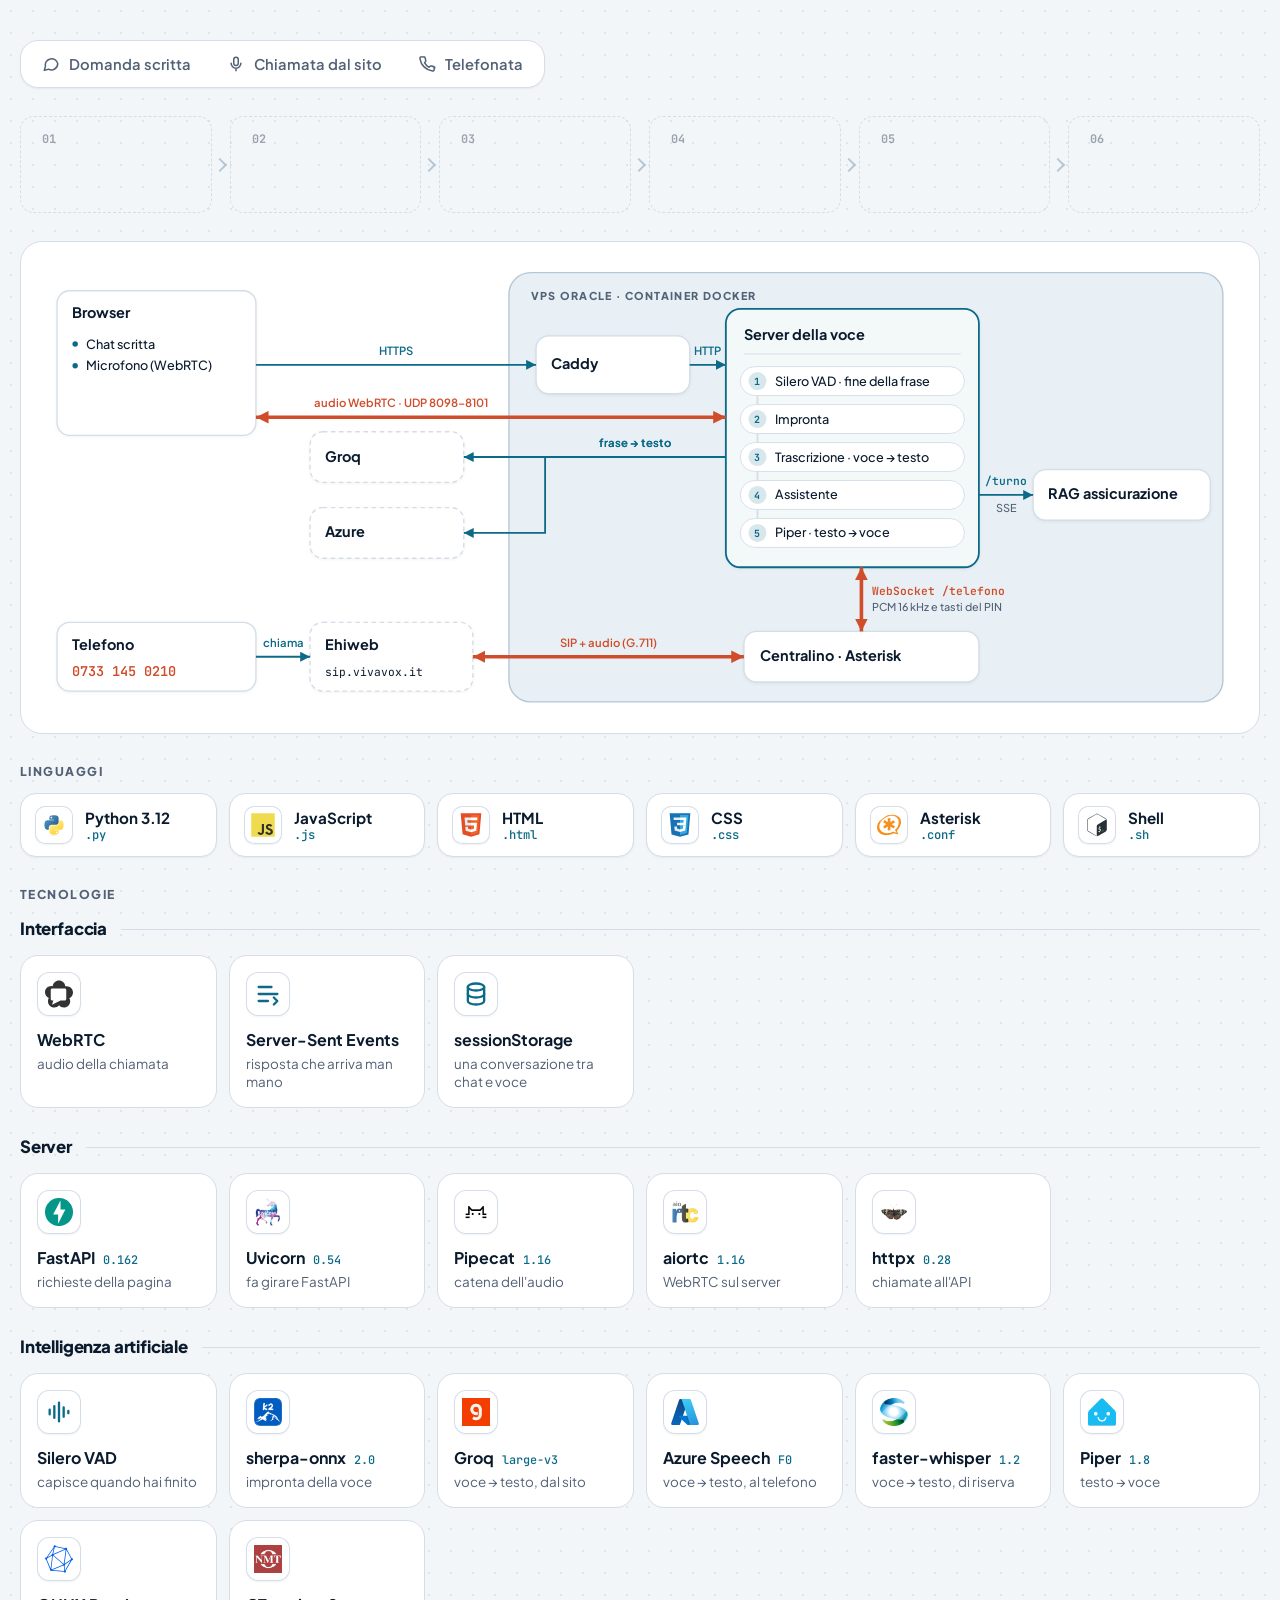
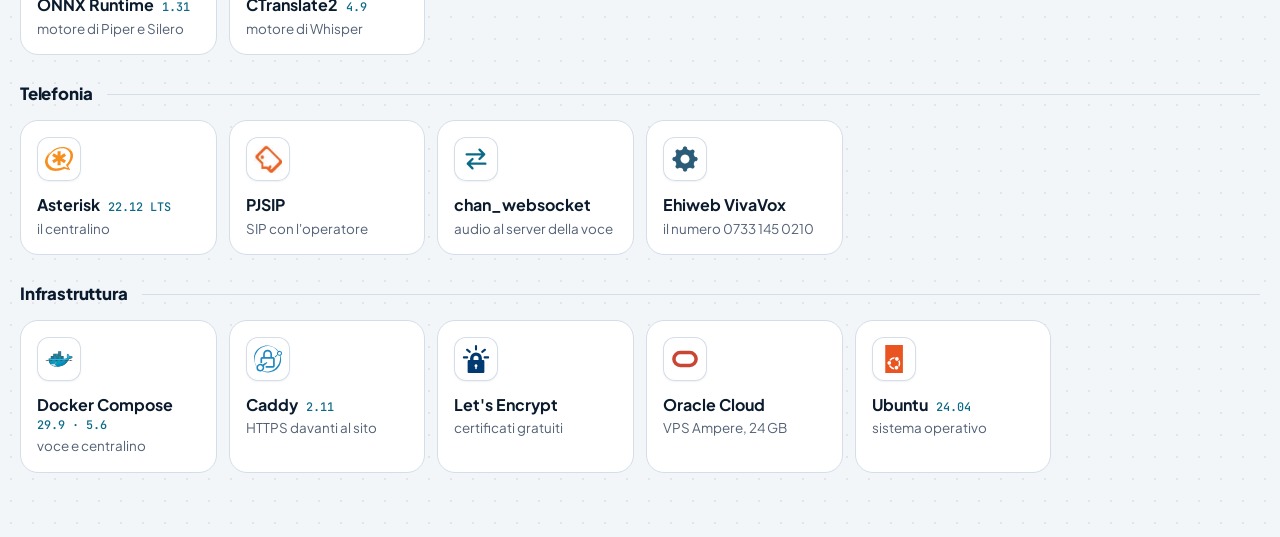
<file: assistente/documentazione/index.html>
<!doctype html>
<html lang="it">
<head>
<meta charset="utf-8">
<meta name="viewport" content="width=device-width, initial-scale=1, viewport-fit=cover">
<title>Mappa del canale voce</title>
<link rel="preconnect" href="https://fonts.googleapis.com">
<link rel="preconnect" href="https://fonts.gstatic.com" crossorigin>
<link rel="stylesheet" href="https://fonts.googleapis.com/css2?family=JetBrains+Mono:wght@400;600&family=Plus+Jakarta+Sans:wght@400;600;700;800&display=swap">
<style>
  /* Layout: una colonna larga — i filtri dei percorsi, i passi del percorso scelto, la mappa, poi linguaggi e tecnologie */
  :root {
    --bg: #f3f6f9;
    --surface: #ffffff;
    --fg: #0b1b2e;
    --muted: #536176;
    --line: #d4dde8;
    --dati: #0c6a88;
    --audio: #cf4d2a;
    --vps: #e8f0f5;
    --vps-line: #b4c7d6;
    --chip: #e2eaf1;
    --tessera: #ffffff;
    --ombra: rgba(11, 27, 46, .35);
    --ombra-lieve: rgba(11, 27, 46, .06);
    --punti: rgba(11, 27, 46, .08);
    --acceso: #0b1b2e;
    --su-acceso: #ffffff;
    --f-testo: "Plus Jakarta Sans", system-ui, -apple-system, "Segoe UI", sans-serif;
    --f-mono: "JetBrains Mono", ui-monospace, "SFMono-Regular", Menlo, monospace;
  }
  @media (prefers-color-scheme: dark) {
    :root:not([data-theme="light"]) {
      --bg: #07111d; --surface: #0e1b2c; --fg: #e4ecf5; --muted: #9db0c6; --line: #263a52;
      --dati: #4cc0dc; --audio: #ff8a65; --vps: #0b1828; --vps-line: #2b4560; --chip: #16273b;
      --tessera: #eef3f7; --ombra: rgba(0, 0, 0, .7); --ombra-lieve: rgba(0, 0, 0, .3);
      --punti: rgba(228, 236, 245, .06); --acceso: #e4ecf5; --su-acceso: #07111d;
      color-scheme: dark;
    }
  }
  :root[data-theme="dark"] {
    --bg: #07111d; --surface: #0e1b2c; --fg: #e4ecf5; --muted: #9db0c6; --line: #263a52;
    --dati: #4cc0dc; --audio: #ff8a65; --vps: #0b1828; --vps-line: #2b4560; --chip: #16273b;
    --tessera: #eef3f7; --ombra: rgba(0, 0, 0, .7); --ombra-lieve: rgba(0, 0, 0, .3);
    --punti: rgba(228, 236, 245, .06); --acceso: #e4ecf5; --su-acceso: #07111d;
    color-scheme: dark;
  }

  * { box-sizing: border-box; }
  body {
    margin: 0;
    background-color: var(--bg); color: var(--fg);
    /* Una griglia di puntini appena visibile: il foglio su cui è disegnata la mappa */
    background-image: radial-gradient(var(--punti) 1.2px, transparent 1.4px);
    background-size: 22px 22px;
    font: 16px/1.6 var(--f-testo);
    padding-left: max(16px, env(safe-area-inset-left, 0px));
    padding-right: max(16px, env(safe-area-inset-right, 0px));
    padding-block: 40px 64px;
    -webkit-font-smoothing: antialiased;
  }
  .pagina { max-width: 1240px; margin: 0 auto; display: grid; gap: 28px; }
  h2 { margin: 0; line-height: 1.15; letter-spacing: -.02em; text-wrap: balance; }
  p { margin: 0; }

  .comandi { display: flex; flex-wrap: wrap; align-items: center; justify-content: space-between; gap: 14px 24px; }
  .percorsi {
    display: inline-flex; flex-wrap: wrap; gap: 4px; padding: 5px;
    background: var(--surface); border: 1px solid var(--line); border-radius: 18px; box-shadow: 0 1px 2px var(--ombra-lieve);
  }
  .percorsi button {
    display: inline-flex; align-items: center; gap: 9px;
    font: 600 .92rem var(--f-testo); color: var(--muted); cursor: pointer;
    padding: 9px 16px; border-radius: 13px; border: 0; background: transparent;
    transition: background .2s, color .2s, box-shadow .2s;
  }
  .percorsi svg { width: 18px; height: 18px; fill: none; stroke: currentColor; stroke-width: 2; stroke-linecap: round; stroke-linejoin: round; }
  .percorsi button:hover { color: var(--fg); background: var(--chip); }
  .percorsi button[aria-pressed="true"] { color: var(--su-acceso); background: var(--acceso); box-shadow: 0 8px 18px -10px var(--ombra); }
  .percorsi button:focus-visible { outline: 3px solid var(--dati); outline-offset: 2px; }
  /* Sul telefono tre colonne uguali, l'icona sopra il nome */
  @media (max-width: 640px) {
    .percorsi { display: grid; grid-template-columns: repeat(3, minmax(0, 1fr)); width: 100%; }
    .percorsi button { flex-direction: column; gap: 4px; padding: 9px 6px; font-size: .78rem; line-height: 1.25; text-align: center; }
  }


  .mappa { margin: 0; background: var(--surface); border: 1px solid var(--line); border-radius: 22px; padding: 18px; display: grid; gap: 12px; }
  .scorri { overflow-x: auto; }
  .mappa svg { display: block; width: 100%; min-width: 860px; height: auto; }

  /* La mappa: colori dai token, così vale in tutti e due i temi */
  .vps { fill: var(--vps); stroke: var(--vps-line); stroke-width: 1.5; }
  .vps-et { fill: var(--muted); font: 800 12px var(--f-testo); letter-spacing: .12em; }
  .n-box { fill: var(--surface); stroke: var(--line); stroke-width: 1.5; filter: drop-shadow(0 1px 1.5px var(--ombra-lieve)); }
  /* I servizi esterni (operatore e trascrizione nel cloud) hanno il bordo tratteggiato */
  .n-esterno { stroke-dasharray: 5 4; }
  .n-forte { stroke: var(--dati); stroke-width: 2; fill: color-mix(in srgb, var(--dati) 5%, var(--surface)); }
  .n-titolo-forte { font-size: 17px; }
  .n-divisore { stroke: var(--line); stroke-width: 1; }
  .passo-n { fill: color-mix(in srgb, var(--dati) 16%, var(--surface)); }
  .passo-c { fill: var(--dati); font: 700 11px var(--f-mono); }
  .n-titolo { fill: var(--fg); font: 700 16px var(--f-testo); }
  .n-sub { fill: var(--muted); font: 500 13px var(--f-testo); }
  .n-voce { fill: var(--fg); font: 500 14px var(--f-testo); }
  .n-punto { fill: var(--dati); }
  .n-mono { fill: var(--fg); font: 400 12.5px var(--f-mono); }
  .n-mono-tenue { fill: var(--muted); font: 400 12px var(--f-mono); }
  .n-numero { fill: var(--audio); font: 600 15px var(--f-mono); }
  .n-sezione { fill: var(--dati); font: 800 11px var(--f-testo); letter-spacing: .12em; }
  .pillola { fill: var(--surface); stroke: var(--line); stroke-width: 1; }
  .binario { stroke: var(--line); stroke-width: 2; }
  .e-dati { stroke: var(--dati); stroke-width: 2; fill: none; }
  .e-audio { stroke: var(--audio); stroke-width: 4; fill: none; }
  .p-dati { fill: var(--dati); }
  .p-audio { fill: var(--audio); }
  .et-dati { fill: var(--dati); font: 600 12.5px var(--f-testo); }
  .et-dati-mono { fill: var(--dati); font: 600 12.5px var(--f-mono); }
  .et-audio { fill: var(--audio); font: 600 12.5px var(--f-testo); }
  .et-audio-mono { fill: var(--audio); font: 600 12.5px var(--f-mono); }
  .et-sub { fill: var(--muted); font: 500 12px var(--f-testo); }

  [data-percorsi] { transition: opacity .25s; }
  .spento { opacity: .13; }

  /* I passi di un percorso: una fila di schede, il colore in cima dice se passano dati o audio, come i fili della mappa */
  /* Lo spazio dei passi è sempre alto quanto il percorso più lungo (lo misura lo script): cambiando
     percorso la mappa sotto non si sposta */
  .passi-scheda { position: relative; display: flex; flex-direction: column; }
  .passi-scheda > :not(.misura) { flex: 1; }
  .passi-scheda [hidden] { display: none; }
  .misura { position: absolute; inset: 0 0 auto 0; visibility: hidden; pointer-events: none; }
  .solo-lettori { position: absolute; width: 1px; height: 1px; overflow: hidden; clip-path: inset(50%); white-space: nowrap; }
  .passi { counter-reset: passo; display: grid; grid-auto-flow: column; grid-auto-columns: minmax(0, 1fr); gap: 18px; margin: 0; padding: 0; list-style: none; }
  .passo {
    --tinta: var(--dati);
    counter-increment: passo; position: relative; display: grid; gap: 3px; align-content: start;
    padding: 12px 14px 14px; background: var(--surface); border: 1px solid var(--line); border-top: 3px solid var(--tinta); border-radius: 14px;
    box-shadow: 0 1px 2px var(--ombra-lieve);
  }
  .passo[data-tipo="audio"] { --tinta: var(--audio); }
  .passo::before {
    content: counter(passo, decimal-leading-zero); justify-self: start; margin-bottom: 6px;
    padding: 2px 7px; border-radius: 7px; color: var(--tinta); font: 700 .74rem var(--f-mono);
    background: color-mix(in srgb, var(--tinta) 13%, transparent);
  }
  .passo.vuoto { background: transparent; border: 1.5px dashed var(--line); box-shadow: none; }
  .passo.vuoto::before { color: var(--muted); background: none; opacity: .55; }
  .passo:not(:last-child)::after {
    content: ""; position: absolute; top: 50%; right: -14px; width: 8px; height: 8px;
    border-top: 2px solid var(--vps-line); border-right: 2px solid var(--vps-line); transform: translateY(-50%) rotate(45deg);
  }
  .chi { color: var(--muted); font: 800 .68rem var(--f-testo); letter-spacing: .12em; text-transform: uppercase; }
  .fa { font-weight: 800; font-size: 1.02rem; line-height: 1.25; text-wrap: balance; }
  /* Sul telefono una colonna di righe compatte: il numero a sinistra, il resto accanto */
  @media (max-width: 900px) {
    .passi { grid-auto-flow: row; gap: 12px; }
    .passo { grid-template-columns: 24px minmax(0, 1fr); column-gap: 10px; padding: 10px 12px; }
    .passo::before { grid-row: 1 / span 2; margin: 2px 0 0; }
    .passo > span { grid-column: 2; }
    .passo:not(:last-child)::after { top: auto; right: auto; left: 17px; bottom: -10px; transform: rotate(135deg); }
    .passo.vuoto { display: none; }
    .passo:has(+ .vuoto)::after { display: none; }
  }
  code { font: .88em var(--f-mono); background: var(--chip); padding: 1px 6px; border-radius: 6px; overflow-wrap: anywhere; }

  /* Linguaggi e tecnologie: i linguaggi in un pannello a celle, le tecnologie come una pila di strati, dal browser alla VPS */
  .fatto { display: grid; gap: 28px; }
  .gruppo { display: grid; gap: 12px; }
  .gruppo h3 { margin: 0; color: var(--muted); font-size: .76rem; font-weight: 800; letter-spacing: .12em; text-transform: uppercase; }

  /* Il logo sta su una tessera chiara anche nel tema scuro: molti marchi sono scuri e sparirebbero */
  .logo {
    grid-row: span 2; display: grid; place-items: center; width: 44px; height: 44px; border-radius: 12px;
    background: var(--tessera); box-shadow: inset 0 0 0 1px var(--line), 0 1px 2px var(--ombra-lieve);
  }
  .logo img { width: 28px; height: 28px; object-fit: contain; }

  .linguaggi { display: grid; grid-template-columns: repeat(6, minmax(0, 1fr)); gap: 12px; margin: 0; padding: 0; list-style: none; }
  .linguaggi li {
    display: flex; align-items: center; gap: 12px; min-width: 0; padding: 12px 14px;
    background: var(--surface); border: 1px solid var(--line); border-radius: 16px; box-shadow: 0 1px 2px var(--ombra-lieve);
  }
  .linguaggi li:hover { border-color: var(--vps-line); }
  .linguaggi .logo { flex: none; width: 38px; height: 38px; border-radius: 10px; }
  .linguaggi .logo img { width: 24px; height: 24px; }
  .linguaggi strong { display: grid; min-width: 0; font-size: .95rem; font-weight: 700; line-height: 1.25; }
  .estensione { color: var(--dati); font: 500 .76rem var(--f-mono); }

  .pila { display: grid; gap: 26px; }
  .strato { display: grid; gap: 12px; }
  .strato h4 { margin: 0; display: flex; align-items: center; gap: 14px; font-size: 1.05rem; font-weight: 800; letter-spacing: -.01em; }
  .strato h4::after { content: ""; flex: 1; height: 1px; background: var(--line); }

  /* Sei colonne: gli strati più pieni, Server e Infrastruttura, stanno su una riga sola */
  .tessere { display: grid; grid-template-columns: repeat(6, minmax(0, 1fr)); gap: 12px; margin: 0; padding: 0; list-style: none; }
  .tessera {
    display: grid; gap: 4px; align-content: start; min-width: 0;
    padding: 16px; background: var(--surface); border: 1px solid var(--line); border-radius: 18px;
  }
  .tessera .logo { grid-row: auto; margin-bottom: 10px; }
  .tessera:hover { border-color: var(--vps-line); }
  .nome { font-weight: 700; line-height: 1.3; display: flex; flex-wrap: wrap; align-items: baseline; gap: 2px 8px; }
  .versione { color: var(--dati); font: 500 .74rem var(--f-mono); white-space: nowrap; font-variant-numeric: tabular-nums; }
  .ruolo { color: var(--muted); font-size: .84rem; line-height: 1.35; }

  @media (max-width: 1100px) { .tessere, .linguaggi { grid-template-columns: repeat(3, minmax(0, 1fr)); } }
  @media (max-width: 640px) { .tessere, .linguaggi { grid-template-columns: repeat(2, minmax(0, 1fr)); } }

  @media (prefers-reduced-motion: reduce) { [data-percorsi] { transition: none; } }
</style>
</head>
<body>

<div class="pagina">
  <div class="comandi">
    <div class="percorsi" role="group" aria-label="Percorsi">
      <button type="button" id="p-chat" data-percorso="chat" aria-pressed="false"><svg viewBox="0 0 24 24" aria-hidden="true"><path d="M21 11.5a8.4 8.4 0 0 1-12.3 7.4L3 20.5l1.6-5.2A8.4 8.4 0 1 1 21 11.5Z"/></svg>Domanda scritta</button>
      <button type="button" id="p-voce" data-percorso="voce" aria-pressed="false"><svg viewBox="0 0 24 24" aria-hidden="true"><rect x="9" y="3" width="6" height="11" rx="3"/><path d="M5.5 11a6.5 6.5 0 0 0 13 0M12 17.5V21"/></svg>Chiamata dal sito</button>
      <button type="button" id="p-telefono" data-percorso="telefono" aria-pressed="false"><svg viewBox="0 0 24 24" aria-hidden="true"><path d="M21.5 16.4v3a2 2 0 0 1-2.2 2A19.6 19.6 0 0 1 2.6 4.7 2 2 0 0 1 4.6 2.5h3a2 2 0 0 1 2 1.7c.1 1 .4 1.9.7 2.8a2 2 0 0 1-.5 2.1l-1.2 1.2a16 16 0 0 0 6.1 6.1l1.2-1.2a2 2 0 0 1 2.1-.5c.9.3 1.8.6 2.8.7a2 2 0 0 1 1.7 2Z"/></svg>Telefonata</button>
    </div>
  </div>

  <section class="passi-scheda" id="passi-scheda" aria-live="polite">
    <h2 class="solo-lettori" id="percorso-titolo"></h2>
    <ol class="passi" id="passi"></ol>
  </section>

  <figure class="mappa">
    <div class="scorri">
      <svg id="mappa" viewBox="0 126 1330 503" role="img"
        aria-label="Il browser passa da Caddy al server della voce, che per ogni domanda chiama il RAG assicurazione. L'audio delle chiamate dal sito va diretto dal browser al server. Le telefonate arrivano da Ehiweb al centralino Asterisk e da lì al server della voce.">
        <defs>
          <marker id="punta-dati" viewBox="0 0 10 10" refX="10" refY="5" markerUnits="userSpaceOnUse" markerWidth="11" markerHeight="11" orient="auto-start-reverse">
            <path class="p-dati" d="M0 0L10 5L0 10z"/>
          </marker>
          <marker id="punta-audio" viewBox="0 0 10 10" refX="10" refY="5" markerUnits="userSpaceOnUse" markerWidth="14" markerHeight="14" orient="auto-start-reverse">
            <path class="p-audio" d="M0 0L10 5L0 10z"/>
          </marker>
        </defs>

        <!-- La VPS: tutto ciò che sta dentro gira sul server del progetto -->
        <rect class="vps" x="520" y="140" width="790" height="475" rx="24"/>
        <text class="vps-et" x="544" y="170">VPS ORACLE · CONTAINER DOCKER</text>

        <!-- Nodi -->
        <g data-percorsi="chat voce">
          <rect class="n-box" x="20" y="160" width="220" height="160" rx="14"/>
          <text class="n-titolo" x="36" y="190">Browser</text>
          <!-- Anche dentro i riquadri, ogni voce dice in quali percorsi conta -->
          <g data-percorsi="chat"><circle class="n-punto" cx="40" cy="219" r="3"/><text class="n-voce" x="52" y="224">Chat scritta</text></g>
          <g data-percorsi="voce"><circle class="n-punto" cx="40" cy="243" r="3"/><text class="n-voce" x="52" y="248">Microfono (WebRTC)</text></g>
        </g>

        <g data-percorsi="telefono">
          <rect class="n-box" x="20" y="527" width="220" height="76" rx="14"/>
          <text class="n-titolo" x="36" y="557">Telefono</text>
          <text class="n-numero" x="36" y="586">0733 145 0210</text>
        </g>

        <g data-percorsi="telefono">
          <rect class="n-box n-esterno" x="300" y="527" width="180" height="76" rx="14"/>
          <text class="n-titolo" x="316" y="557">Ehiweb</text>
          <text class="n-mono" x="316" y="586">sip.vivavox.it</text>
        </g>

        <g data-percorsi="chat voce">
          <rect class="n-box" x="550" y="210" width="170" height="64" rx="14"/>
          <text class="n-titolo" x="566" y="247">Caddy</text>
        </g>

        <g data-percorsi="chat voce telefono">
          <rect class="n-box n-forte" x="760" y="180" width="280" height="286" rx="16"/>
          <text class="n-titolo n-titolo-forte" x="780" y="214">Server della voce</text>
          <line class="n-divisore" x1="780" y1="230" x2="1020" y2="230"/>
          <!-- I cinque passi di ogni frase, numerati e legati da un binario -->
          <g data-percorsi="voce telefono">
            <line class="binario" x1="795" y1="260" x2="795" y2="428"/>
            <rect class="pillola" x="776" y="244" width="248" height="32" rx="16"/>
            <circle class="passo-n" cx="795" cy="260" r="10"/>
            <text class="passo-c" x="795" y="264" text-anchor="middle">1</text>
            <text class="n-voce" x="814" y="265">Silero VAD · fine della frase</text>
            <rect class="pillola" x="776" y="286" width="248" height="32" rx="16"/>
            <circle class="passo-n" cx="795" cy="302" r="10"/>
            <text class="passo-c" x="795" y="306" text-anchor="middle">2</text>
            <text class="n-voce" x="814" y="307">Impronta</text>
            <rect class="pillola" x="776" y="328" width="248" height="32" rx="16"/>
            <circle class="passo-n" cx="795" cy="344" r="10"/>
            <text class="passo-c" x="795" y="348" text-anchor="middle">3</text>
            <text class="n-voce" x="814" y="349">Trascrizione · voce → testo</text>
            <rect class="pillola" x="776" y="370" width="248" height="32" rx="16"/>
            <circle class="passo-n" cx="795" cy="386" r="10"/>
            <text class="passo-c" x="795" y="390" text-anchor="middle">4</text>
            <text class="n-voce" x="814" y="391">Assistente</text>
            <rect class="pillola" x="776" y="412" width="248" height="32" rx="16"/>
            <circle class="passo-n" cx="795" cy="428" r="10"/>
            <text class="passo-c" x="795" y="432" text-anchor="middle">5</text>
            <text class="n-voce" x="814" y="433">Piper · testo → voce</text>
          </g>
        </g>

        <!-- I due servizi che trascrivono, fuori dalla VPS: Groq per il sito, Azure per il telefono -->
        <g data-percorsi="voce">
          <rect class="n-box n-esterno" x="300" y="316" width="170" height="56" rx="14"/>
          <text class="n-titolo" x="316" y="349">Groq</text>
        </g>
        <g data-percorsi="telefono">
          <rect class="n-box n-esterno" x="300" y="400" width="170" height="56" rx="14"/>
          <text class="n-titolo" x="316" y="433">Azure</text>
        </g>

        <g data-percorsi="chat voce telefono">
          <rect class="n-box" x="1100" y="358" width="196" height="56" rx="14"/>
          <text class="n-titolo" x="1116" y="391">RAG assicurazione</text>
        </g>

        <g data-percorsi="telefono">
          <rect class="n-box" x="780" y="537" width="260" height="56" rx="14"/>
          <text class="n-titolo" x="798" y="570">Centralino · Asterisk</text>
        </g>

        <!-- Fili: i dati partono da chi apre la connessione; l'audio va nei due sensi -->
        <g data-percorsi="chat voce">
          <line class="e-dati" x1="240" y1="242" x2="550" y2="242" marker-end="url(#punta-dati)"/>
          <text class="et-dati" x="395" y="231" text-anchor="middle">HTTPS</text>
        </g>
        <g data-percorsi="chat voce">
          <line class="e-dati" x1="720" y1="242" x2="760" y2="242" marker-end="url(#punta-dati)"/>
          <text class="et-dati" x="740" y="231" text-anchor="middle">HTTP</text>
        </g>
        <g data-percorsi="voce">
          <line class="e-audio" x1="240" y1="300" x2="760" y2="300" marker-start="url(#punta-audio)" marker-end="url(#punta-audio)"/>
          <text class="et-audio" x="400" y="289" text-anchor="middle">audio WebRTC · UDP 8098-8101</text>
        </g>
        <g data-percorsi="voce">
          <line class="e-dati" x1="760" y1="344" x2="470" y2="344" marker-end="url(#punta-dati)"/>
          <text class="et-dati" x="660" y="333" text-anchor="middle">frase → testo</text>
        </g>
        <g data-percorsi="telefono">
          <path class="e-dati" d="M760 344H560V428H470" marker-end="url(#punta-dati)"/>
          <text class="et-dati" x="660" y="333" text-anchor="middle">frase → testo</text>
        </g>
        <g data-percorsi="chat voce telefono">
          <line class="e-dati" x1="1040" y1="386" x2="1100" y2="386" marker-end="url(#punta-dati)"/>
          <text class="et-dati-mono" x="1070" y="375" text-anchor="middle">/turno</text>
          <text class="et-sub" x="1070" y="405" text-anchor="middle">SSE</text>
        </g>
        <g data-percorsi="telefono">
          <line class="e-dati" x1="240" y1="565" x2="300" y2="565" marker-end="url(#punta-dati)"/>
          <text class="et-dati" x="270" y="554" text-anchor="middle">chiama</text>
        </g>
        <g data-percorsi="telefono">
          <line class="e-audio" x1="480" y1="565" x2="780" y2="565" marker-start="url(#punta-audio)" marker-end="url(#punta-audio)"/>
          <text class="et-audio" x="630" y="554" text-anchor="middle">SIP + audio (G.711)</text>
        </g>
        <g data-percorsi="telefono">
          <line class="e-audio" x1="910" y1="537" x2="910" y2="466" marker-start="url(#punta-audio)" marker-end="url(#punta-audio)"/>
          <text class="et-audio-mono" x="922" y="497">WebSocket /telefono</text>
          <text class="et-sub" x="922" y="514">PCM 16 kHz e tasti del PIN</text>
        </g>
      </svg>
    </div>
  </figure>


  <section class="fatto" aria-label="Linguaggi e tecnologie">
    <div class="gruppo">
      <h3>Linguaggi</h3>
      <ul class="linguaggi">
        <li><span class="logo"><img src="loghi/python.svg" alt=""></span><strong>Python 3.12<span class="estensione">.py</span></strong></li>
        <li><span class="logo"><img src="loghi/javascript.svg" alt=""></span><strong>JavaScript<span class="estensione">.js</span></strong></li>
        <li><span class="logo"><img src="loghi/html.svg" alt=""></span><strong>HTML<span class="estensione">.html</span></strong></li>
        <li><span class="logo"><img src="loghi/css.svg" alt=""></span><strong>CSS<span class="estensione">.css</span></strong></li>
        <li><span class="logo"><img src="loghi/asterisk.svg" alt=""></span><strong>Asterisk<span class="estensione">.conf</span></strong></li>
        <li><span class="logo"><img src="loghi/shell.svg" alt=""></span><strong>Shell<span class="estensione">.sh</span></strong></li>
      </ul>
    </div>

    <div class="gruppo">
      <h3>Tecnologie</h3>
      <div class="pila">
      <section class="strato">
        <h4>Interfaccia</h4>
        <ul class="tessere">
          <li class="tessera"><span class="logo"><img src="loghi/webrtc.svg" alt=""></span><span class="nome">WebRTC</span><span class="ruolo">audio della chiamata</span></li>
          <li class="tessera"><span class="logo"><img src="loghi/sse.svg" alt=""></span><span class="nome">Server-Sent Events</span><span class="ruolo">risposta che arriva man mano</span></li>
          <li class="tessera"><span class="logo"><img src="loghi/sessionstorage.svg" alt=""></span><span class="nome">sessionStorage</span><span class="ruolo">una conversazione tra chat e voce</span></li>
        </ul>
      </section>
      <section class="strato">
        <h4>Server</h4>
        <ul class="tessere">
          <li class="tessera"><span class="logo"><img src="loghi/fastapi.svg" alt=""></span><span class="nome">FastAPI<span class="versione">0.162</span></span><span class="ruolo">richieste della pagina</span></li>
          <li class="tessera"><span class="logo"><img src="loghi/uvicorn.png" alt=""></span><span class="nome">Uvicorn<span class="versione">0.54</span></span><span class="ruolo">fa girare FastAPI</span></li>
          <li class="tessera"><span class="logo"><img src="loghi/pipecat.png" alt=""></span><span class="nome">Pipecat<span class="versione">1.16</span></span><span class="ruolo">catena dell'audio</span></li>
          <li class="tessera"><span class="logo"><img src="loghi/aiortc.png" alt=""></span><span class="nome">aiortc<span class="versione">1.16</span></span><span class="ruolo">WebRTC sul server</span></li>
          <li class="tessera"><span class="logo"><img src="loghi/httpx.png" alt=""></span><span class="nome">httpx<span class="versione">0.28</span></span><span class="ruolo">chiamate all'API</span></li>
        </ul>
      </section>
      <section class="strato">
        <h4>Intelligenza artificiale</h4>
        <ul class="tessere">
          <li class="tessera"><span class="logo"><img src="loghi/silero.svg" alt=""></span><span class="nome">Silero VAD</span><span class="ruolo">capisce quando hai finito</span></li>
          <li class="tessera"><span class="logo"><img src="loghi/sherpa-onnx.png" alt=""></span><span class="nome">sherpa-onnx<span class="versione">2.0</span></span><span class="ruolo">impronta della voce</span></li>
          <li class="tessera"><span class="logo"><img src="loghi/groq.png" alt=""></span><span class="nome">Groq<span class="versione">large-v3</span></span><span class="ruolo">voce → testo, dal sito</span></li>
          <li class="tessera"><span class="logo"><img src="loghi/azure.svg" alt=""></span><span class="nome">Azure Speech<span class="versione">F0</span></span><span class="ruolo">voce → testo, al telefono</span></li>
          <li class="tessera"><span class="logo"><img src="loghi/faster-whisper.png" alt=""></span><span class="nome">faster-whisper<span class="versione">1.2</span></span><span class="ruolo">voce → testo, di riserva</span></li>
          <li class="tessera"><span class="logo"><img src="loghi/piper.png" alt=""></span><span class="nome">Piper<span class="versione">1.8</span></span><span class="ruolo">testo → voce</span></li>
          <li class="tessera"><span class="logo"><img src="loghi/onnx.svg" alt=""></span><span class="nome">ONNX Runtime<span class="versione">1.31</span></span><span class="ruolo">motore di Piper e Silero</span></li>
          <li class="tessera"><span class="logo"><img src="loghi/ctranslate2.png" alt=""></span><span class="nome">CTranslate2<span class="versione">4.9</span></span><span class="ruolo">motore di Whisper</span></li>
        </ul>
      </section>
      <section class="strato">
        <h4>Telefonia</h4>
        <ul class="tessere">
          <li class="tessera"><span class="logo"><img src="loghi/asterisk.svg" alt=""></span><span class="nome">Asterisk<span class="versione">22.12 LTS</span></span><span class="ruolo">il centralino</span></li>
          <li class="tessera"><span class="logo"><img src="loghi/pjsip.png" alt=""></span><span class="nome">PJSIP</span><span class="ruolo">SIP con l'operatore</span></li>
          <li class="tessera"><span class="logo"><img src="loghi/websocket.svg" alt=""></span><span class="nome">chan_websocket</span><span class="ruolo">audio al server della voce</span></li>
          <li class="tessera"><span class="logo"><img src="loghi/ehiweb.png" alt=""></span><span class="nome">Ehiweb VivaVox</span><span class="ruolo">il numero 0733 145 0210</span></li>
        </ul>
      </section>
      <section class="strato">
        <h4>Infrastruttura</h4>
        <ul class="tessere">
          <li class="tessera"><span class="logo"><img src="loghi/docker.svg" alt=""></span><span class="nome">Docker Compose<span class="versione">29.9 · 5.6</span></span><span class="ruolo">voce e centralino</span></li>
          <li class="tessera"><span class="logo"><img src="loghi/caddy.svg" alt=""></span><span class="nome">Caddy<span class="versione">2.11</span></span><span class="ruolo">HTTPS davanti al sito</span></li>
          <li class="tessera"><span class="logo"><img src="loghi/letsencrypt.svg" alt=""></span><span class="nome">Let's Encrypt</span><span class="ruolo">certificati gratuiti</span></li>
          <li class="tessera"><span class="logo"><img src="loghi/oracle.svg" alt=""></span><span class="nome">Oracle Cloud</span><span class="ruolo">VPS Ampere, 24 GB</span></li>
          <li class="tessera"><span class="logo"><img src="loghi/ubuntu.svg" alt=""></span><span class="nome">Ubuntu<span class="versione">24.04</span></span><span class="ruolo">sistema operativo</span></li>
        </ul>
      </section>
      </div>
    </div>
  </section>
</div>

<script>
  // Ogni passo: chi agisce, cosa fa in poche parole, e se passano dati o audio
  const passo = (chi, fa, tipo = "dati") => ({ chi, fa, tipo });

  const PERCORSI = {
    tutto: {
      titolo: "Tutti i fili",
      passi: [],
    },
    chat: {
      titolo: "Una domanda scritta",
      passi: [
        passo("Pagina", "Invia la domanda"),
        passo("Caddy", "Apre la porta"),
        passo("Server", "Chiede all'API"),
        passo("API", "Risponde a pezzi"),
        passo("Chat", "Mostra tutto"),
      ],
    },
    voce: {
      titolo: "Una chiamata dal sito",
      passi: [
        passo("Pagina", "Apre la chiamata"),
        passo("Browser ⇄ server", "Audio diretto", "audio"),
        passo("Silero · impronta", "Ascolta e isola", "audio"),
        passo("Groq", "Voce → testo"),
        passo("API", "Trova la risposta"),
        passo("Piper", "La legge", "audio"),
      ],
    },
    telefono: {
      titolo: "Una telefonata",
      passi: [
        passo("Telefono", "Chiami", "audio"),
        passo("Ehiweb → Asterisk", "Passa la chiamata", "audio"),
        passo("Asterisk → server", "Audio al server", "audio"),
        passo("Azure", "Voce → testo"),
        passo("Assistente", "Trova la risposta"),
        passo("Piper", "Ti risponde", "audio"),
      ],
    },
  };

  const pulsanti = document.querySelectorAll("[data-percorso]");
  const elementi = document.querySelectorAll("#mappa [data-percorsi]");
  const titolo = document.getElementById("percorso-titolo");
  const schedaPassi = document.getElementById("passi-scheda");
  const passi = document.getElementById("passi");
  const MAX_PASSI = Math.max(...Object.values(PERCORSI).map((p) => p.passi.length));

  // Le schede del percorso, poi caselle vuote fino al percorso più lungo: la fila ha sempre la
  // stessa forma, anche quando nessun percorso è scelto
  function riempi(lista, elenco) {
    const vuote = Array.from({ length: MAX_PASSI - elenco.length }, () => {
      const li = document.createElement("li");
      li.className = "passo vuoto";
      li.setAttribute("aria-hidden", "true");
      return li;
    });
    lista.replaceChildren(...elenco.map(scheda), ...vuote);
  }

  function scheda(p) {
    const li = document.createElement("li");
    li.className = "passo";
    li.dataset.tipo = p.tipo;
    const riga = (classe, testo) => {
      const el = document.createElement("span");
      el.className = classe;
      el.textContent = testo;
      return el;
    };
    li.append(riga("chi", p.chi), riga("fa", p.fa));
    return li;
  }

  function mostra(nome) {
    const percorso = PERCORSI[nome];
    pulsanti.forEach((b) => b.setAttribute("aria-pressed", String(b.dataset.percorso === nome)));
    elementi.forEach((el) => {
      const usa = el.dataset.percorsi.split(" ").includes(nome);
      el.classList.toggle("spento", nome !== "tutto" && !usa);
    });
    titolo.textContent = percorso.titolo;
    riempi(passi, percorso.passi);
  }

  // Le schede in fila sono alte quanto la più alta del percorso: si provano tutti i percorsi in
  // una copia invisibile, alla larghezza di adesso. In colonna (telefono) non serve: la mappa è
  // comunque più sotto
  function riservaSpazio() {
    schedaPassi.style.minHeight = "";
    if (!getComputedStyle(passi).gridAutoFlow.startsWith("column")) return;
    const misura = passi.cloneNode(false);
    misura.removeAttribute("id");
    misura.hidden = false;
    misura.classList.add("misura");
    schedaPassi.append(misura);
    let alto = 0;
    for (const p of Object.values(PERCORSI)) {
      riempi(misura, p.passi);
      alto = Math.max(alto, misura.getBoundingClientRect().height);
    }
    misura.remove();
    schedaPassi.style.minHeight = `${Math.ceil(alto)}px`;
  }

  // Un percorso alla volta; ripremendo quello acceso si torna a vedere tutto
  pulsanti.forEach((b) =>
    b.addEventListener("click", () =>
      mostra(b.getAttribute("aria-pressed") === "true" ? "tutto" : b.dataset.percorso),
    ),
  );
  let larghezza = 0;
  new ResizeObserver(([voce]) => {
    if (Math.round(voce.contentRect.width) === larghezza) return;
    larghezza = Math.round(voce.contentRect.width);
    riservaSpazio();
  }).observe(schedaPassi);
  document.fonts.ready.then(riservaSpazio);
  mostra("tutto");
</script>
</body>
</html>
</file>
